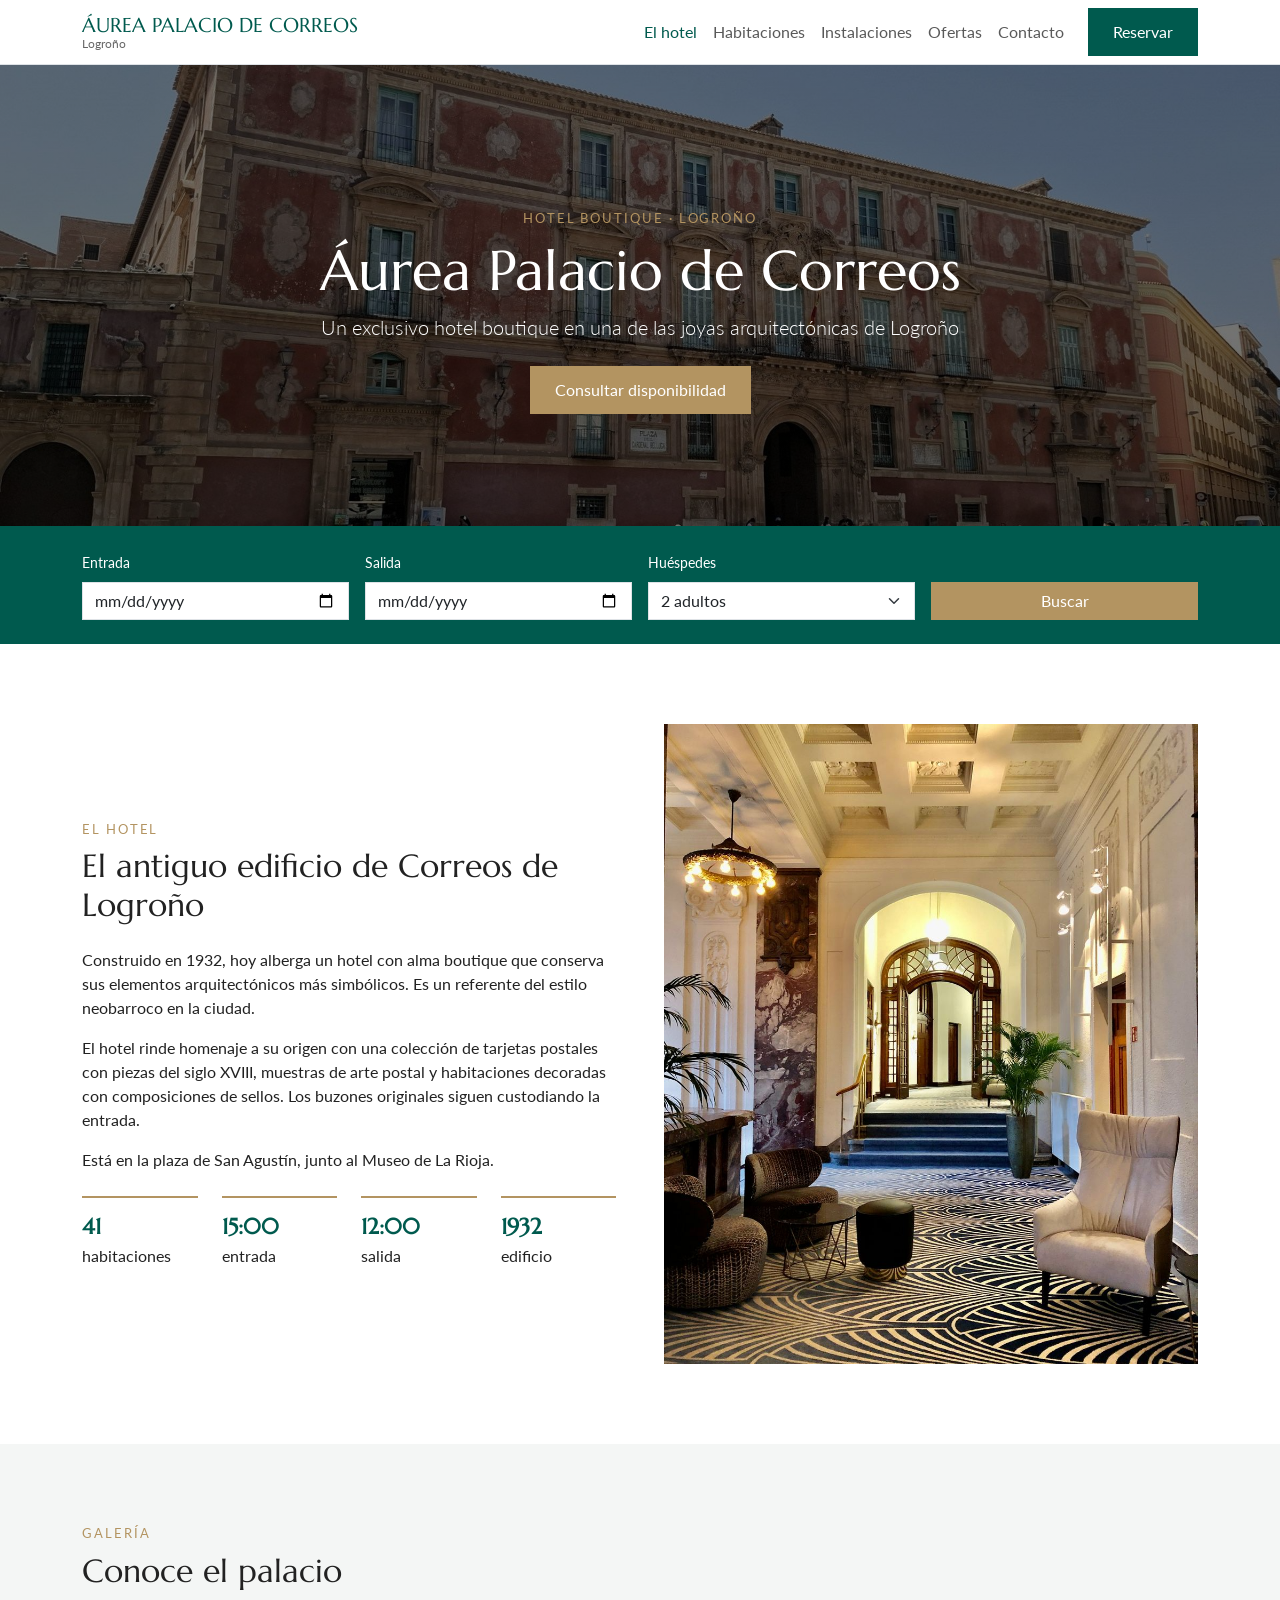
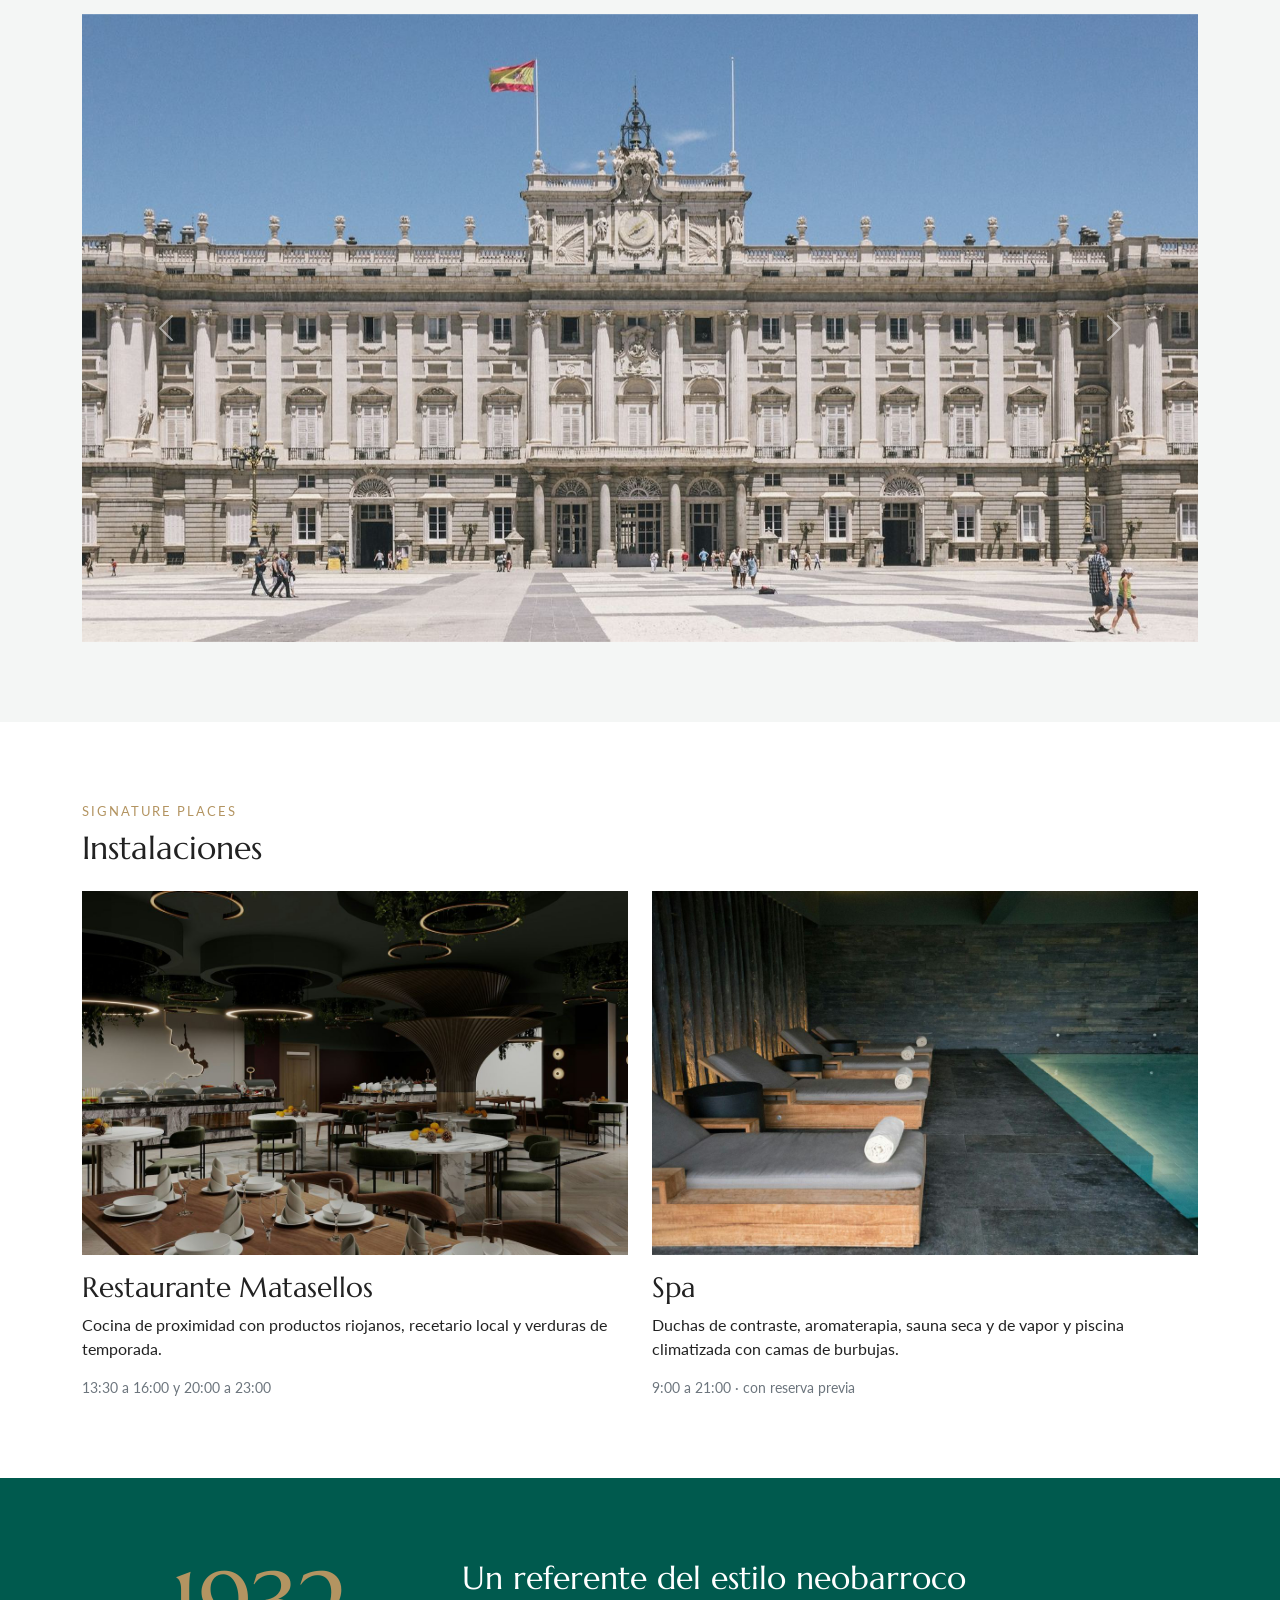
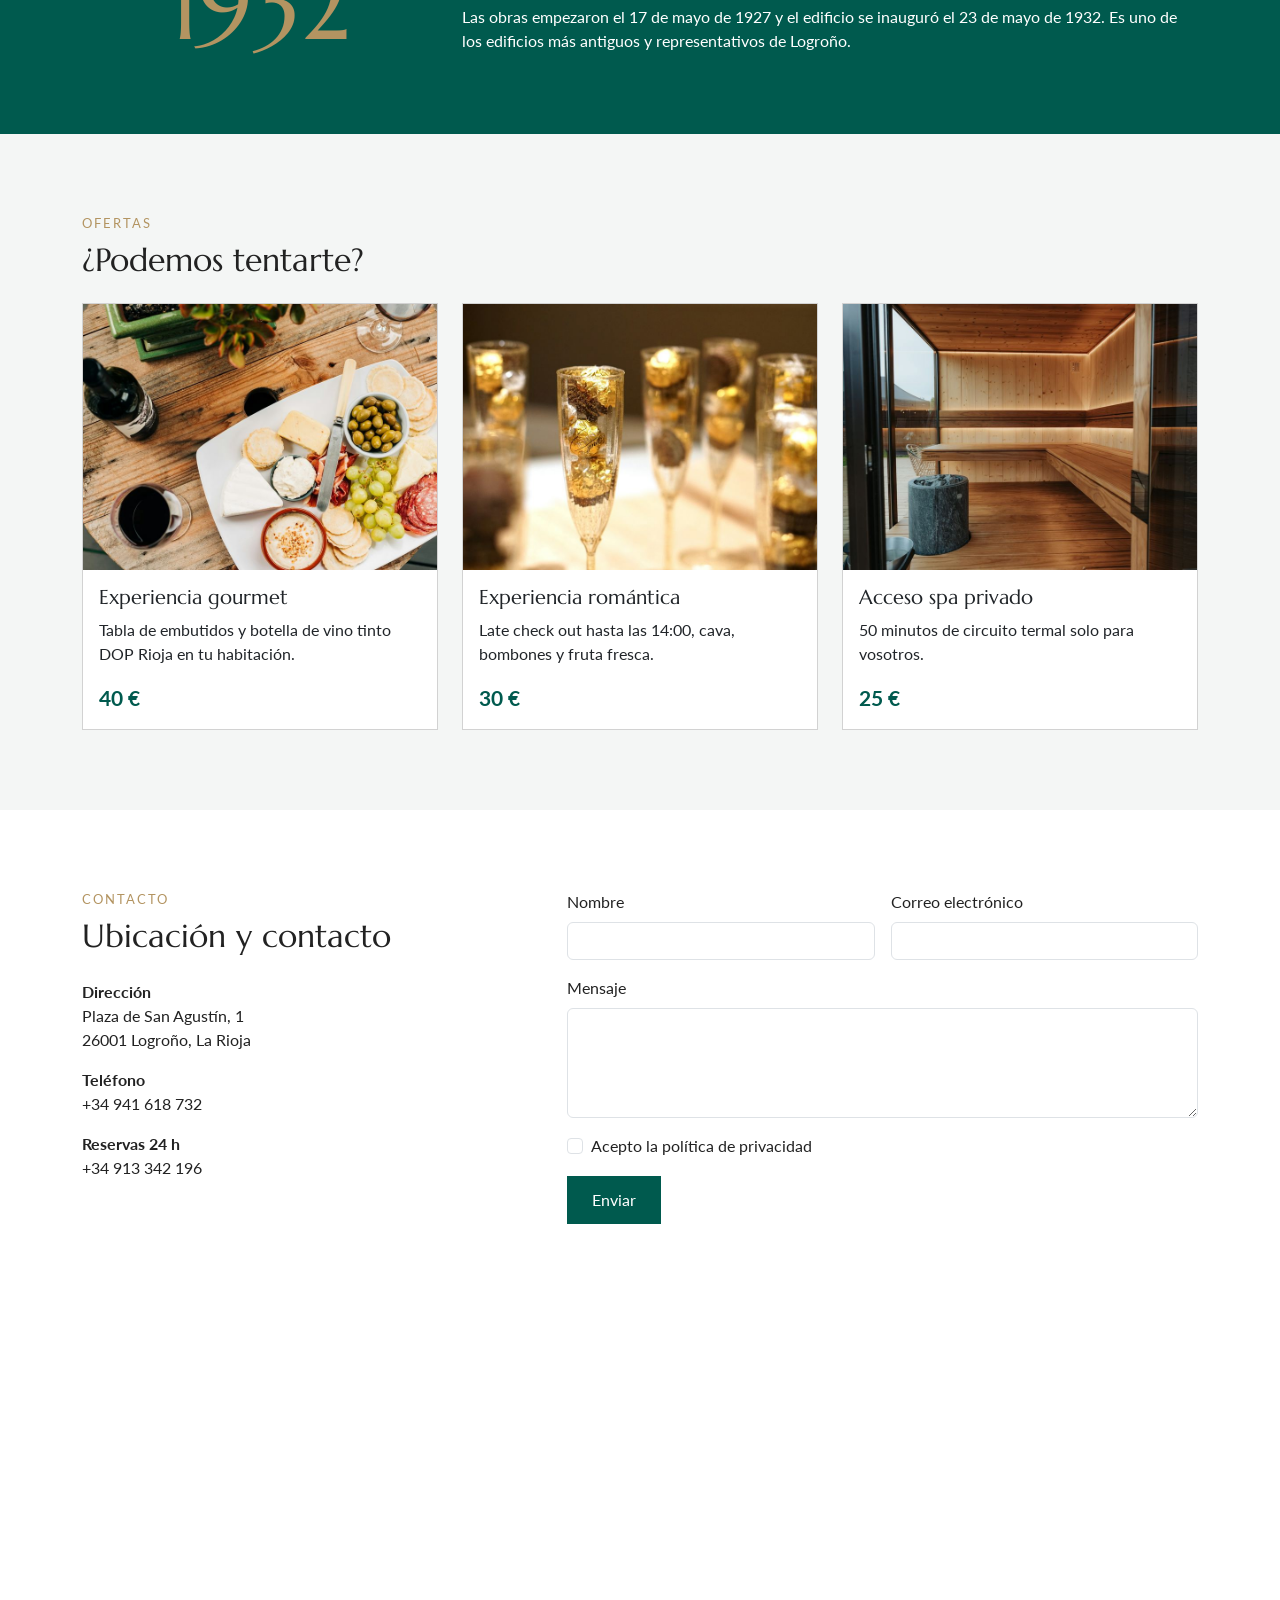
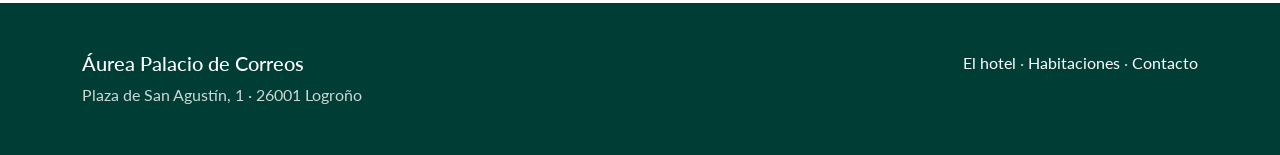
<file: index.html>
<!doctype html>
<html lang="es">
<head>
  <meta charset="utf-8">
  <meta name="viewport" content="width=device-width, initial-scale=1">
  <title>Áurea Palacio de Correos · Logroño</title>

  <link rel="preconnect" href="https://fonts.googleapis.com">
  <link rel="preconnect" href="https://fonts.gstatic.com" crossorigin>
  <link rel="stylesheet" href="https://fonts.googleapis.com/css2?family=Lato:wght@400;700&family=Marcellus&display=swap">
  <link rel="stylesheet" href="https://cdn.jsdelivr.net/npm/bootstrap@5.3.3/dist/css/bootstrap.min.css">
  <link rel="stylesheet" href="css/styles.css">
</head>
<body>

  <!-- ===== NAVBAR ===== -->
  <nav class="navbar navbar-expand-lg bg-white border-bottom sticky-top">
    <div class="container">
      <a class="navbar-brand" href="index.html">
        ÁUREA PALACIO DE CORREOS
        <small>Logroño</small>
      </a>
      <button class="navbar-toggler" type="button" data-bs-toggle="collapse" data-bs-target="#menu"
              aria-controls="menu" aria-expanded="false" aria-label="Abrir menú">
        <span class="navbar-toggler-icon"></span>
      </button>
      <div class="collapse navbar-collapse" id="menu">
        <ul class="navbar-nav ms-auto align-items-lg-center">
          <li class="nav-item"><a class="nav-link active" href="index.html">El hotel</a></li>
          <li class="nav-item"><a class="nav-link" href="habitaciones.html">Habitaciones</a></li>
          <li class="nav-item"><a class="nav-link" href="#instalaciones">Instalaciones</a></li>
          <li class="nav-item"><a class="nav-link" href="#ofertas">Ofertas</a></li>
          <li class="nav-item"><a class="nav-link" href="#contacto">Contacto</a></li>
          <li class="nav-item ms-lg-3 my-2 my-lg-0"><a class="btn btn-aurea" href="#reservar">Reservar</a></li>
        </ul>
      </div>
    </div>
  </nav>

  <!-- ===== PORTADA ===== -->
  <header class="portada">
    <div class="container">
      <p class="antetitulo">Hotel boutique · Logroño</p>
      <h1>Áurea Palacio de Correos</h1>
      <p class="lead mb-4">Un exclusivo hotel boutique en una de las joyas arquitectónicas de Logroño</p>
      <a class="btn btn-dorado" href="#reservar">Consultar disponibilidad</a>
    </div>
  </header>

  <!-- ===== BUSCADOR DE RESERVAS ===== -->
  <section class="fondo-verde py-4" id="reservar">
    <div class="container">
      <form class="buscador row g-3 align-items-end" action="disponibles.html" method="get">
        <div class="col-6 col-lg-3">
          <label for="entrada" class="form-label">Entrada</label>
          <input type="date" class="form-control" id="entrada" name="entrada" required>
        </div>
        <div class="col-6 col-lg-3">
          <label for="salida" class="form-label">Salida</label>
          <input type="date" class="form-control" id="salida" name="salida" required>
        </div>
        <div class="col-6 col-lg-3">
          <label for="huespedes" class="form-label">Huéspedes</label>
          <select class="form-select" id="huespedes" name="huespedes">
            <option value="1">1 adulto</option>
            <option value="2" selected>2 adultos</option>
            <option value="3">3 adultos</option>
            <option value="4">4 adultos</option>
          </select>
        </div>
        <div class="col-6 col-lg-3 d-grid">
          <button type="submit" class="btn btn-dorado">Buscar</button>
        </div>
      </form>
    </div>
  </section>

  <main>

    <!-- ===== EL HOTEL ===== -->
    <section class="seccion">
      <div class="container">
        <div class="row g-4 g-lg-5 align-items-center">
          <div class="col-12 col-lg-6">
            <p class="antetitulo">El hotel</p>
            <h2 class="mb-4">El antiguo edificio de Correos de Logroño</h2>
            <p>Construido en 1932, hoy alberga un hotel con alma boutique que conserva sus elementos arquitectónicos más simbólicos. Es un referente del estilo neobarroco en la ciudad.</p>
            <p>El hotel rinde homenaje a su origen con una colección de tarjetas postales con piezas del siglo XVIII, muestras de arte postal y habitaciones decoradas con composiciones de sellos. Los buzones originales siguen custodiando la entrada.</p>
            <p class="mb-4">Está en la plaza de San Agustín, junto al Museo de La Rioja.</p>

            <div class="row g-4">
              <div class="col-6 col-md-3"><div class="dato"><strong>41</strong>habitaciones</div></div>
              <div class="col-6 col-md-3"><div class="dato"><strong>15:00</strong>entrada</div></div>
              <div class="col-6 col-md-3"><div class="dato"><strong>12:00</strong>salida</div></div>
              <div class="col-6 col-md-3"><div class="dato"><strong>1932</strong>edificio</div></div>
            </div>
          </div>
          <div class="col-12 col-lg-6">
            <img class="img-fluid" src="img/hotel.jpg" alt="Vestíbulo del hotel" width="1000" height="1200">
          </div>
        </div>
      </div>
    </section>

    <!-- ===== GALERÍA ===== -->
    <section class="seccion fondo-claro">
      <div class="container">
        <p class="antetitulo">Galería</p>
        <h2 class="mb-4">Conoce el palacio</h2>
        <div id="galeria" class="carousel slide">
          <div class="carousel-inner">
            <div class="carousel-item active">
              <img src="img/galeria-1.jpg" class="d-block w-100" alt="Fachada neobarroca" width="1600" height="900">
            </div>
            <div class="carousel-item">
              <img src="img/galeria-2.jpg" class="d-block w-100" alt="Colección de postales" width="1600" height="900">
            </div>
            <div class="carousel-item">
              <img src="img/galeria-3.jpg" class="d-block w-100" alt="Buzones originales" width="1600" height="900">
            </div>
          </div>
          <button class="carousel-control-prev" type="button" data-bs-target="#galeria" data-bs-slide="prev">
            <span class="carousel-control-prev-icon" aria-hidden="true"></span>
            <span class="visually-hidden">Anterior</span>
          </button>
          <button class="carousel-control-next" type="button" data-bs-target="#galeria" data-bs-slide="next">
            <span class="carousel-control-next-icon" aria-hidden="true"></span>
            <span class="visually-hidden">Siguiente</span>
          </button>
        </div>
      </div>
    </section>

    <!-- ===== INSTALACIONES ===== -->
    <section class="seccion" id="instalaciones">
      <div class="container">
        <p class="antetitulo">Signature places</p>
        <h2 class="mb-4">Instalaciones</h2>
        <div class="row g-4">
          <div class="col-12 col-md-6">
            <img class="img-fluid mb-3" src="img/restaurante.jpg" alt="Restaurante Matasellos" width="1200" height="800">
            <h3>Restaurante Matasellos</h3>
            <p>Cocina de proximidad con productos riojanos, recetario local y verduras de temporada.</p>
            <p class="text-secondary small mb-0">13:30 a 16:00 y 20:00 a 23:00</p>
          </div>
          <div class="col-12 col-md-6">
            <img class="img-fluid mb-3" src="img/spa.jpg" alt="Spa del hotel" width="1200" height="800">
            <h3>Spa</h3>
            <p>Duchas de contraste, aromaterapia, sauna seca y de vapor y piscina climatizada con camas de burbujas.</p>
            <p class="text-secondary small mb-0">9:00 a 21:00 · con reserva previa</p>
          </div>
        </div>
      </div>
    </section>

    <!-- ===== HISTORIA ===== -->
    <section class="seccion fondo-verde">
      <div class="container">
        <div class="row g-4 align-items-center">
          <div class="col-12 col-md-4 text-md-center">
            <p class="anio mb-0">1932</p>
          </div>
          <div class="col-12 col-md-8">
            <h2>Un referente del estilo neobarroco</h2>
            <p class="mb-0">Las obras empezaron el 17 de mayo de 1927 y el edificio se inauguró el 23 de mayo de 1932. Es uno de los edificios más antiguos y representativos de Logroño.</p>
          </div>
        </div>
      </div>
    </section>

    <!-- ===== OFERTAS ===== -->
    <section class="seccion fondo-claro" id="ofertas">
      <div class="container">
        <p class="antetitulo">Ofertas</p>
        <h2 class="mb-4">¿Podemos tentarte?</h2>
        <div class="row g-4">
          <div class="col-12 col-md-4">
            <div class="card h-100">
              <img src="img/oferta-gourmet.jpg" class="card-img-top" alt="Embutidos y vino de Rioja" width="800" height="600">
              <div class="card-body">
                <h3 class="h5 card-title">Experiencia gourmet</h3>
                <p class="card-text">Tabla de embutidos y botella de vino tinto DOP Rioja en tu habitación.</p>
                <p class="precio mb-0">40 €</p>
              </div>
            </div>
          </div>
          <div class="col-12 col-md-4">
            <div class="card h-100">
              <img src="img/oferta-romantica.jpg" class="card-img-top" alt="Cava y bombones" width="800" height="600">
              <div class="card-body">
                <h3 class="h5 card-title">Experiencia romántica</h3>
                <p class="card-text">Late check out hasta las 14:00, cava, bombones y fruta fresca.</p>
                <p class="precio mb-0">30 €</p>
              </div>
            </div>
          </div>
          <div class="col-12 col-md-4">
            <div class="card h-100">
              <img src="img/oferta-spa.jpg" class="card-img-top" alt="Spa privado" width="800" height="600">
              <div class="card-body">
                <h3 class="h5 card-title">Acceso spa privado</h3>
                <p class="card-text">50 minutos de circuito termal solo para vosotros.</p>
                <p class="precio mb-0">25 €</p>
              </div>
            </div>
          </div>
        </div>
      </div>
    </section>

    <!-- ===== CONTACTO ===== -->
    <section class="seccion" id="contacto">
      <div class="container">
        <div class="row g-4 g-lg-5">
          <div class="col-12 col-lg-5">
            <p class="antetitulo">Contacto</p>
            <h2 class="mb-4">Ubicación y contacto</h2>
            <p><strong>Dirección</strong><br>Plaza de San Agustín, 1<br>26001 Logroño, La Rioja</p>
            <p><strong>Teléfono</strong><br>+34 941 618 732</p>
            <p><strong>Reservas 24 h</strong><br>+34 913 342 196</p>
            <div class="ratio ratio-4x3">
              <iframe src="https://www.google.com/maps?q=Plaza+de+San+Agust%C3%ADn+1,+26001+Logro%C3%B1o&amp;output=embed"
                      title="Mapa de la ubicación del hotel" loading="lazy" referrerpolicy="no-referrer-when-downgrade"></iframe>
            </div>
          </div>
          <div class="col-12 col-lg-7">
            <form class="row g-3" action="#contacto" method="get">
              <div class="col-12 col-md-6">
                <label for="nombre" class="form-label">Nombre</label>
                <input type="text" class="form-control" id="nombre" required>
              </div>
              <div class="col-12 col-md-6">
                <label for="email" class="form-label">Correo electrónico</label>
                <input type="email" class="form-control" id="email" required>
              </div>
              <div class="col-12">
                <label for="mensaje" class="form-label">Mensaje</label>
                <textarea class="form-control" id="mensaje" rows="4" required></textarea>
              </div>
              <div class="col-12">
                <div class="form-check">
                  <input class="form-check-input" type="checkbox" id="privacidad" required>
                  <label class="form-check-label" for="privacidad">Acepto la política de privacidad</label>
                </div>
              </div>
              <div class="col-12">
                <button type="submit" class="btn btn-aurea">Enviar</button>
              </div>
            </form>
          </div>
        </div>
      </div>
    </section>

  </main>

  <!-- ===== PIE DE PÁGINA ===== -->
  <footer class="py-5">
    <div class="container">
      <div class="row g-4">
        <div class="col-12 col-md-6">
          <p class="h5 text-white">Áurea Palacio de Correos</p>
          <p class="mb-0">Plaza de San Agustín, 1 · 26001 Logroño</p>
        </div>
        <div class="col-12 col-md-6 text-md-end">
          <a href="index.html">El hotel</a> ·
          <a href="habitaciones.html">Habitaciones</a> ·
          <a href="#contacto">Contacto</a>
        </div>
      </div>
    </div>
  </footer>

  <script src="https://cdn.jsdelivr.net/npm/bootstrap@5.3.3/dist/js/bootstrap.bundle.min.js"></script>
  <script src="js/menu.js"></script>
  <script src="js/busqueda.js"></script>
</body>
</html>
</file>
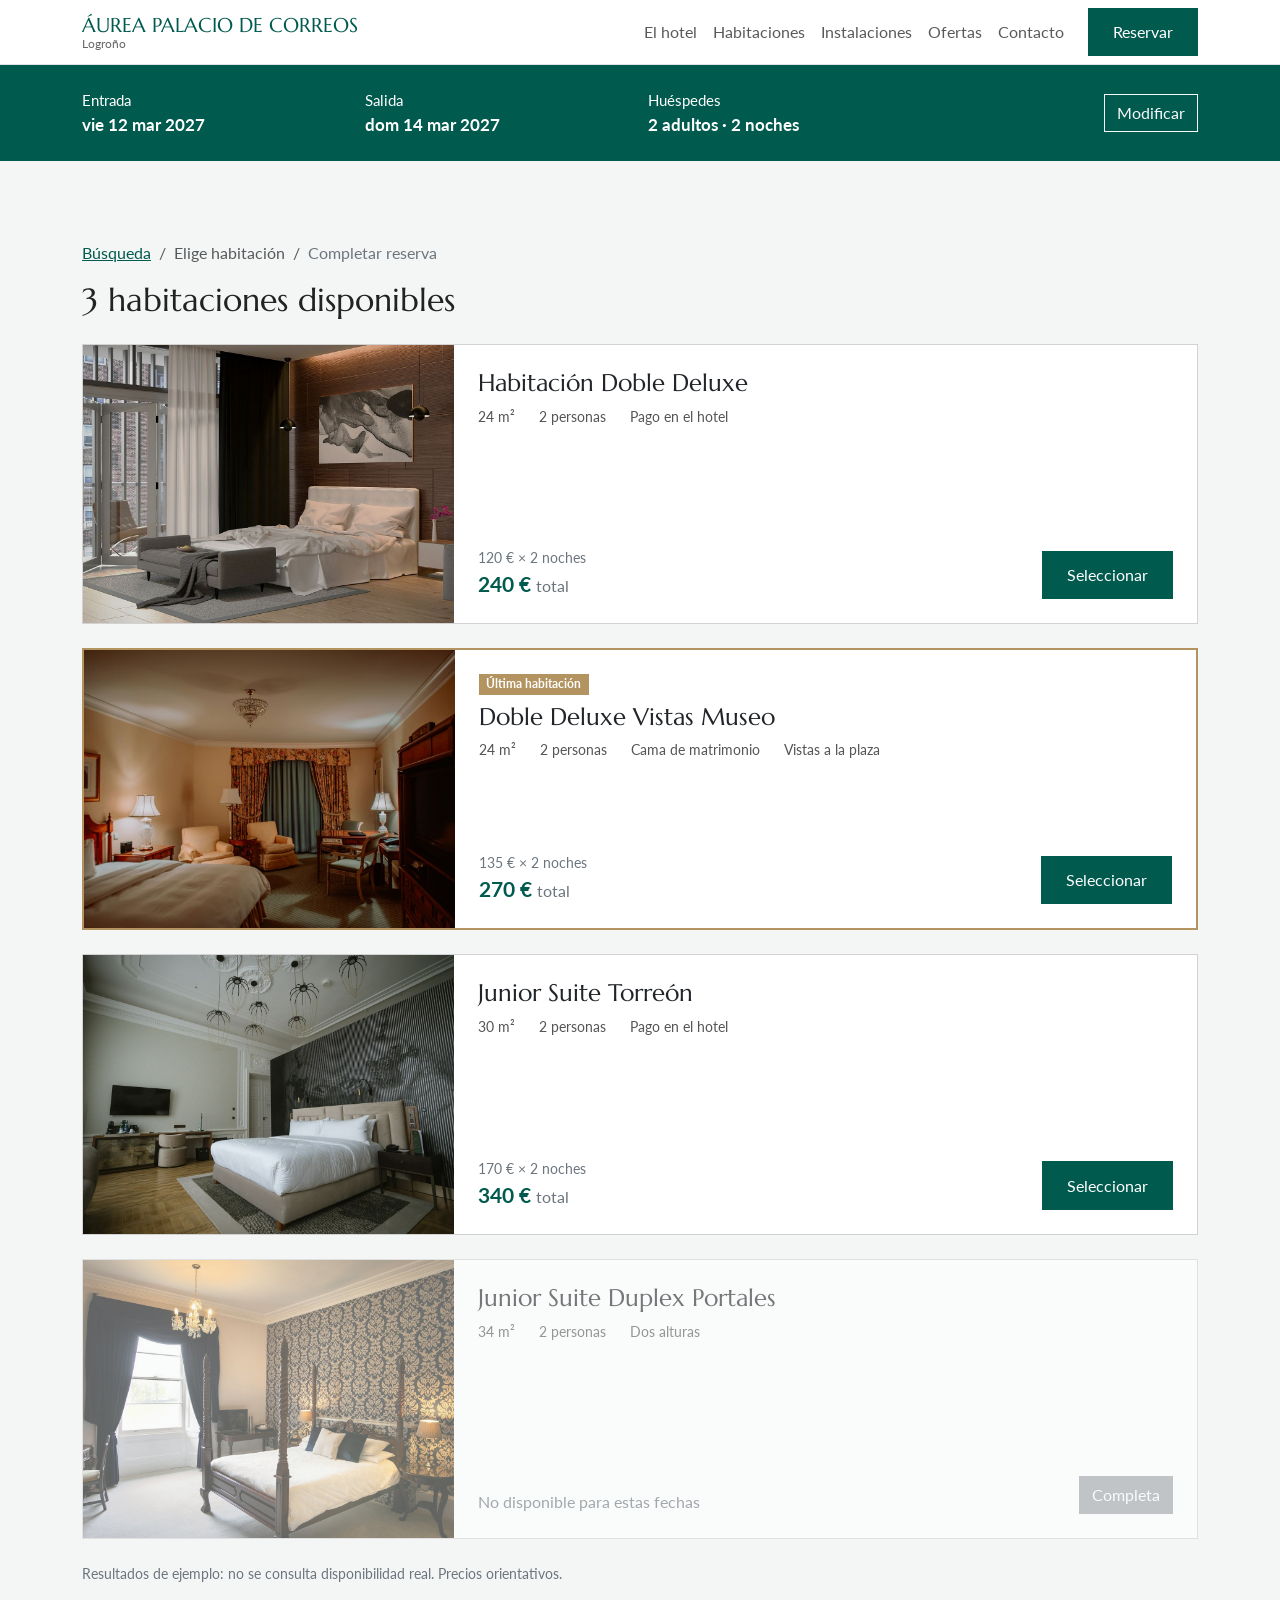
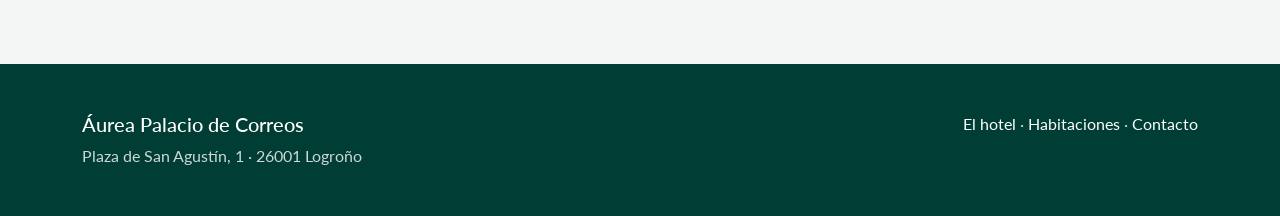
<file: disponibles.html>
<!doctype html>
<html lang="es">
<head>
  <meta charset="utf-8">
  <meta name="viewport" content="width=device-width, initial-scale=1">
  <title>Habitaciones disponibles · Áurea Palacio de Correos</title>

  <link rel="preconnect" href="https://fonts.googleapis.com">
  <link rel="preconnect" href="https://fonts.gstatic.com" crossorigin>
  <link rel="stylesheet" href="https://fonts.googleapis.com/css2?family=Lato:wght@400;700&family=Marcellus&display=swap">
  <link rel="stylesheet" href="https://cdn.jsdelivr.net/npm/bootstrap@5.3.3/dist/css/bootstrap.min.css">
  <link rel="stylesheet" href="css/styles.css">
</head>
<body>

  <!-- ===== NAVBAR ===== -->
  <nav class="navbar navbar-expand-lg bg-white border-bottom sticky-top">
    <div class="container">
      <a class="navbar-brand" href="index.html">
        ÁUREA PALACIO DE CORREOS
        <small>Logroño</small>
      </a>
      <button class="navbar-toggler" type="button" data-bs-toggle="collapse" data-bs-target="#menu"
              aria-controls="menu" aria-expanded="false" aria-label="Abrir menú">
        <span class="navbar-toggler-icon"></span>
      </button>
      <div class="collapse navbar-collapse" id="menu">
        <ul class="navbar-nav ms-auto align-items-lg-center">
          <li class="nav-item"><a class="nav-link" href="index.html">El hotel</a></li>
          <li class="nav-item"><a class="nav-link" href="habitaciones.html">Habitaciones</a></li>
          <li class="nav-item"><a class="nav-link" href="index.html#instalaciones">Instalaciones</a></li>
          <li class="nav-item"><a class="nav-link" href="index.html#ofertas">Ofertas</a></li>
          <li class="nav-item"><a class="nav-link" href="index.html#contacto">Contacto</a></li>
          <li class="nav-item ms-lg-3 my-2 my-lg-0"><a class="btn btn-aurea" href="index.html#reservar">Reservar</a></li>
        </ul>
      </div>
    </div>
  </nav>

  <!-- ===== RESUMEN DE LA BÚSQUEDA ===== -->
  <section class="fondo-verde py-4">
    <div class="container">
      <div class="row g-3 align-items-center resumen-busqueda">
        <div class="col-6 col-md-3"><span>Entrada</span><strong id="bus-entrada">vie 12 mar 2027</strong></div>
        <div class="col-6 col-md-3"><span>Salida</span><strong id="bus-salida">dom 14 mar 2027</strong></div>
        <div class="col-6 col-md-3"><span>Huéspedes</span><strong id="bus-huespedes">2 adultos · 2 noches</strong></div>
        <div class="col-6 col-md-3 text-md-end">
          <a class="btn btn-outline-light rounded-0" href="index.html#reservar">Modificar</a>
        </div>
      </div>
    </div>
  </section>

  <main class="seccion fondo-claro">
    <div class="container">

      <!-- ===== MIGAS DE PAN ===== -->
      <nav aria-label="Pasos de la reserva">
        <ol class="breadcrumb">
          <li class="breadcrumb-item"><a href="index.html#reservar">Búsqueda</a></li>
          <li class="breadcrumb-item active" aria-current="page">Elige habitación</li>
          <li class="breadcrumb-item text-secondary">Completar reserva</li>
        </ol>
      </nav>

      <h1 class="h2 mb-4">3 habitaciones disponibles</h1>

      <!-- ===== HABITACIÓN DISPONIBLE ===== -->
      <article class="card habitacion mb-4">
        <div class="row g-0">
          <div class="col-12 col-md-4">
            <img class="img-fluid w-100" src="img/hab-doble-deluxe.jpg" alt="Habitación Doble Deluxe" width="1200" height="900">
          </div>
          <div class="col-12 col-md-8">
            <div class="card-body p-4 d-flex flex-column h-100">
              <h2 class="h4 card-title">Habitación Doble Deluxe</h2>
              <ul class="caracteristicas mb-2">
                <li>24 m²</li>
                <li>2 personas</li>
                <li>Pago en el hotel</li>
              </ul>
              <div class="mt-auto d-flex flex-wrap justify-content-between align-items-end gap-3">
                <div>
                  <p class="small text-secondary mb-0 js-desglose">120 € × 2 noches</p>
                  <p class="precio mb-0"><span class="js-total">240 €</span> <small class="fw-normal text-secondary fs-6">total</small></p>
                </div>
                <a class="btn btn-aurea js-seleccionar" href="reserva.html?hab=doble-deluxe" data-hab="doble-deluxe" data-precio="120">Seleccionar</a>
              </div>
            </div>
          </div>
        </div>
      </article>

      <!-- ===== HABITACIÓN DISPONIBLE ===== -->
      <article class="card habitacion mb-4 destacada">
        <div class="row g-0">
          <div class="col-12 col-md-4">
            <img class="img-fluid w-100" src="img/hab-vistas-museo.jpg" alt="Habitación Doble Deluxe Vistas Museo" width="1200" height="900">
          </div>
          <div class="col-12 col-md-8">
            <div class="card-body p-4 d-flex flex-column h-100">
              <span class="badge badge-dorado align-self-start mb-2">Última habitación</span>
              <h2 class="h4 card-title">Doble Deluxe Vistas Museo</h2>
              <ul class="caracteristicas mb-2">
                <li>24 m²</li>
                <li>2 personas</li>
                <li>Cama de matrimonio</li>
                <li>Vistas a la plaza</li>
              </ul>
              <div class="mt-auto d-flex flex-wrap justify-content-between align-items-end gap-3">
                <div>
                  <p class="small text-secondary mb-0 js-desglose">135 € × 2 noches</p>
                  <p class="precio mb-0"><span class="js-total">270 €</span> <small class="fw-normal text-secondary fs-6">total</small></p>
                </div>
                <a class="btn btn-aurea js-seleccionar" href="reserva.html?hab=vistas-museo" data-hab="vistas-museo" data-precio="135">Seleccionar</a>
              </div>
            </div>
          </div>
        </div>
      </article>

      <!-- ===== HABITACIÓN DISPONIBLE ===== -->
      <article class="card habitacion mb-4">
        <div class="row g-0">
          <div class="col-12 col-md-4">
            <img class="img-fluid w-100" src="img/hab-junior-torreon.jpg" alt="Junior Suite Torreón" width="1200" height="900">
          </div>
          <div class="col-12 col-md-8">
            <div class="card-body p-4 d-flex flex-column h-100">
              <h2 class="h4 card-title">Junior Suite Torreón</h2>
              <ul class="caracteristicas mb-2">
                <li>30 m²</li>
                <li>2 personas</li>
                <li>Pago en el hotel</li>
              </ul>
              <div class="mt-auto d-flex flex-wrap justify-content-between align-items-end gap-3">
                <div>
                  <p class="small text-secondary mb-0 js-desglose">170 € × 2 noches</p>
                  <p class="precio mb-0"><span class="js-total">340 €</span> <small class="fw-normal text-secondary fs-6">total</small></p>
                </div>
                <a class="btn btn-aurea js-seleccionar" href="reserva.html?hab=junior-torreon" data-hab="junior-torreon" data-precio="170">Seleccionar</a>
              </div>
            </div>
          </div>
        </div>
      </article>

      <!-- ===== HABITACIÓN NO DISPONIBLE ===== -->
      <article class="card habitacion no-disponible">
        <div class="row g-0">
          <div class="col-12 col-md-4">
            <img class="img-fluid w-100" src="img/hab-junior-duplex.jpg" alt="Junior Suite Duplex Portales" width="1200" height="900">
          </div>
          <div class="col-12 col-md-8">
            <div class="card-body p-4 d-flex flex-column h-100">
              <h2 class="h4 card-title">Junior Suite Duplex Portales</h2>
              <ul class="caracteristicas mb-2">
                <li>34 m²</li>
                <li>2 personas</li>
                <li>Dos alturas</li>
              </ul>
              <div class="mt-auto d-flex flex-wrap justify-content-between align-items-end gap-3">
                <p class="mb-0 text-secondary">No disponible para estas fechas</p>
                <button class="btn btn-secondary rounded-0" type="button" disabled>Completa</button>
              </div>
            </div>
          </div>
        </div>
      </article>

      <p class="small text-secondary mt-4 mb-0">Resultados de ejemplo: no se consulta disponibilidad real. Precios orientativos.</p>
    </div>
  </main>

  <!-- ===== PIE DE PÁGINA ===== -->
  <footer class="py-5">
    <div class="container">
      <div class="row g-4">
        <div class="col-12 col-md-6">
          <p class="h5 text-white">Áurea Palacio de Correos</p>
          <p class="mb-0">Plaza de San Agustín, 1 · 26001 Logroño</p>
        </div>
        <div class="col-12 col-md-6 text-md-end">
          <a href="index.html">El hotel</a> ·
          <a href="habitaciones.html">Habitaciones</a> ·
          <a href="index.html#contacto">Contacto</a>
        </div>
      </div>
    </div>
  </footer>

  <script src="https://cdn.jsdelivr.net/npm/bootstrap@5.3.3/dist/js/bootstrap.bundle.min.js"></script>
  <script src="js/menu.js"></script>
  <script src="js/busqueda.js"></script>
  <script src="js/disponibles.js"></script>
</body>
</html>
</file>
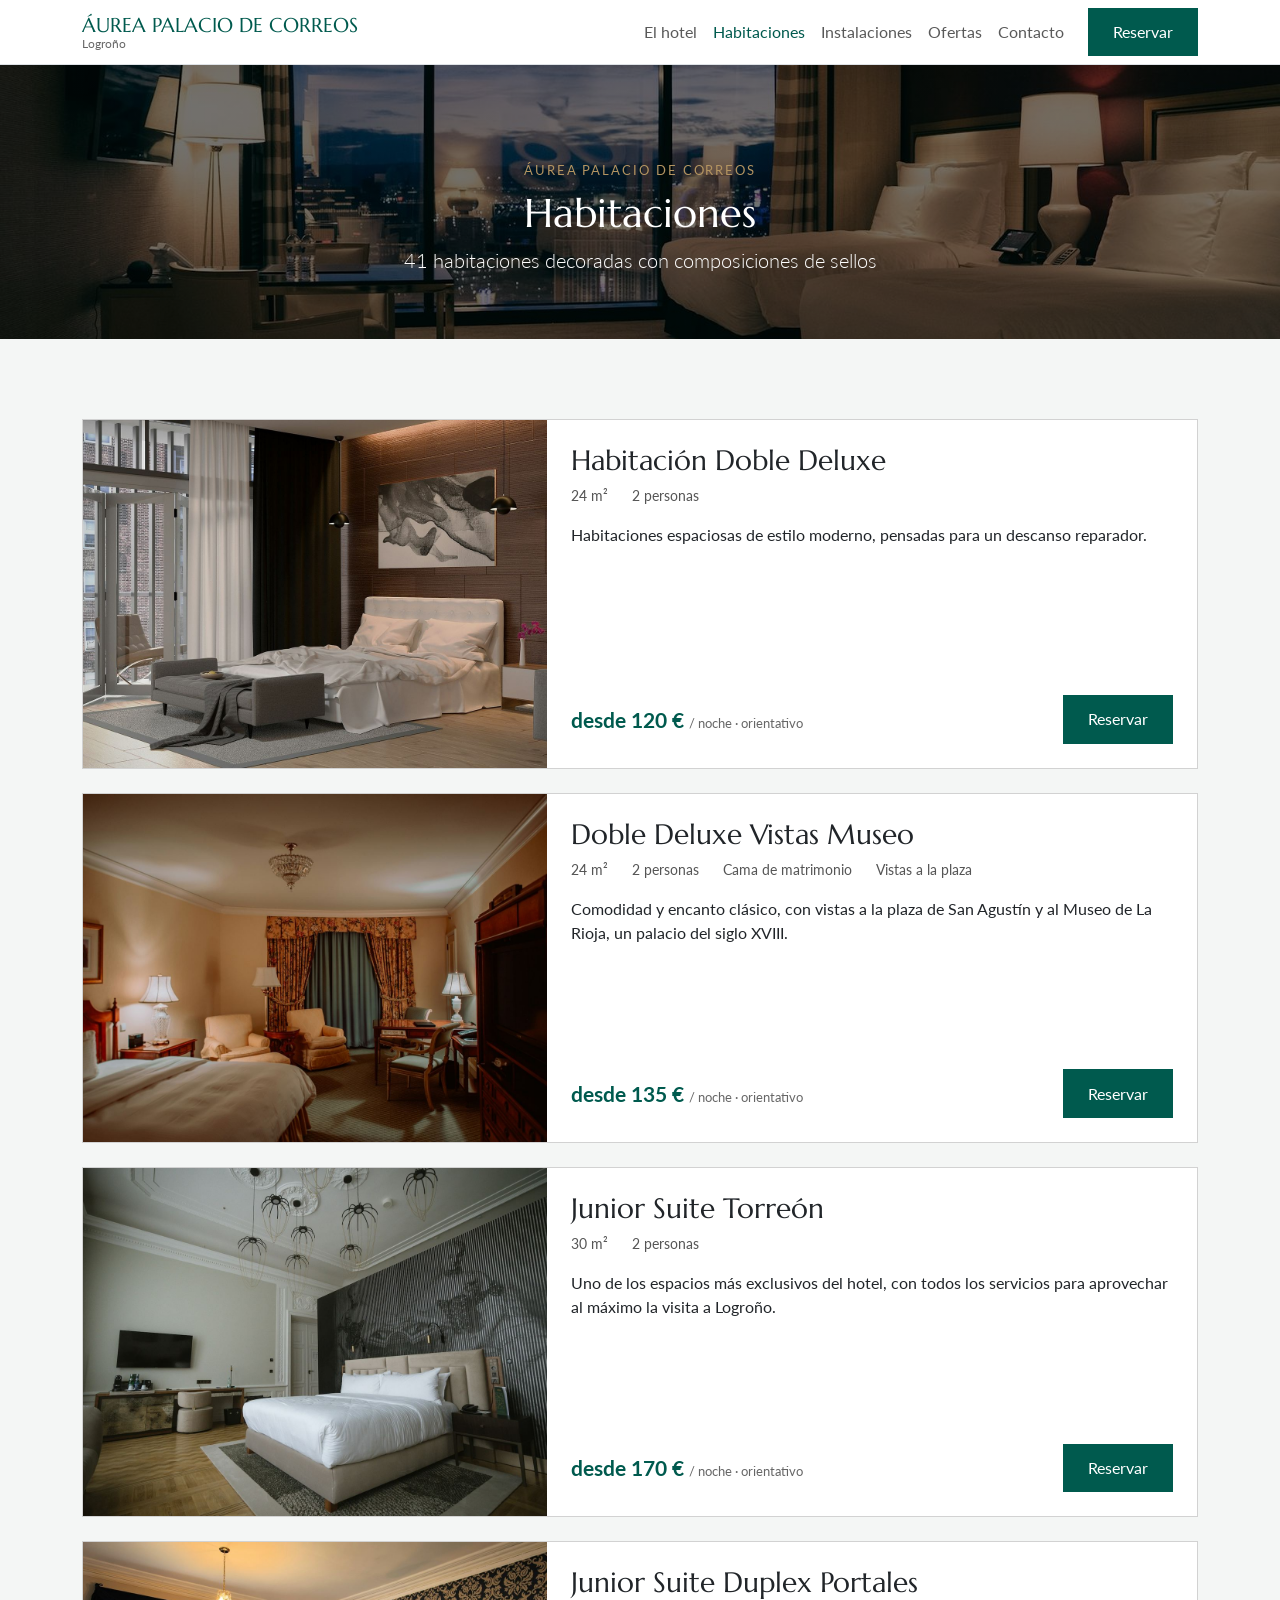
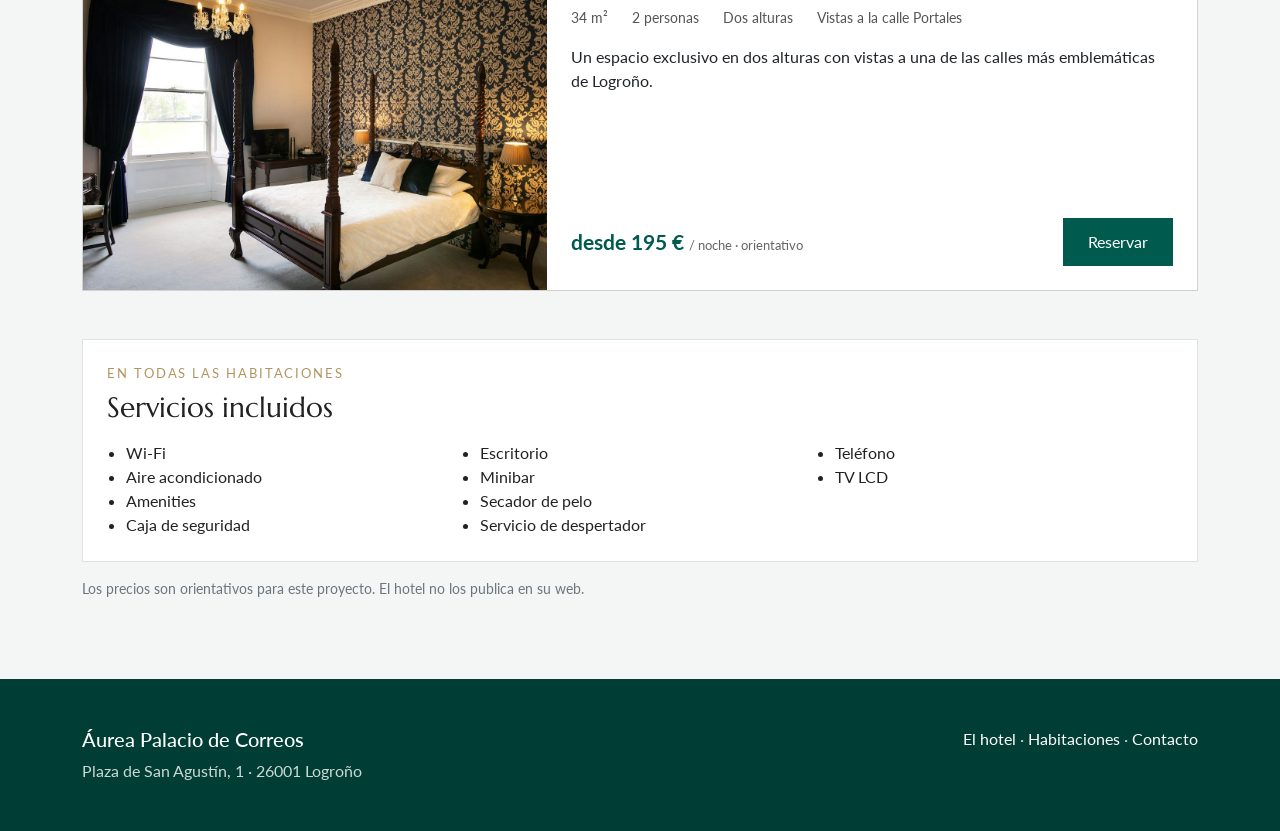
<file: habitaciones.html>
<!doctype html>
<html lang="es">
<head>
  <meta charset="utf-8">
  <meta name="viewport" content="width=device-width, initial-scale=1">
  <title>Habitaciones · Áurea Palacio de Correos</title>

  <link rel="preconnect" href="https://fonts.googleapis.com">
  <link rel="preconnect" href="https://fonts.gstatic.com" crossorigin>
  <link rel="stylesheet" href="https://fonts.googleapis.com/css2?family=Lato:wght@400;700&family=Marcellus&display=swap">
  <link rel="stylesheet" href="https://cdn.jsdelivr.net/npm/bootstrap@5.3.3/dist/css/bootstrap.min.css">
  <link rel="stylesheet" href="css/styles.css">
</head>
<body>

  <!-- ===== NAVBAR ===== -->
  <nav class="navbar navbar-expand-lg bg-white border-bottom sticky-top">
    <div class="container">
      <a class="navbar-brand" href="index.html">
        ÁUREA PALACIO DE CORREOS
        <small>Logroño</small>
      </a>
      <button class="navbar-toggler" type="button" data-bs-toggle="collapse" data-bs-target="#menu"
              aria-controls="menu" aria-expanded="false" aria-label="Abrir menú">
        <span class="navbar-toggler-icon"></span>
      </button>
      <div class="collapse navbar-collapse" id="menu">
        <ul class="navbar-nav ms-auto align-items-lg-center">
          <li class="nav-item"><a class="nav-link" href="index.html">El hotel</a></li>
          <li class="nav-item"><a class="nav-link active" aria-current="page" href="habitaciones.html">Habitaciones</a></li>
          <li class="nav-item"><a class="nav-link" href="index.html#instalaciones">Instalaciones</a></li>
          <li class="nav-item"><a class="nav-link" href="index.html#ofertas">Ofertas</a></li>
          <li class="nav-item"><a class="nav-link" href="index.html#contacto">Contacto</a></li>
          <li class="nav-item ms-lg-3 my-2 my-lg-0"><a class="btn btn-aurea" href="index.html#reservar">Reservar</a></li>
        </ul>
      </div>
    </div>
  </nav>

  <!-- ===== CABECERA ===== -->
  <header class="portada-pequena">
    <div class="container">
      <p class="antetitulo">Áurea Palacio de Correos</p>
      <h1>Habitaciones</h1>
      <p class="lead mb-0">41 habitaciones decoradas con composiciones de sellos</p>
    </div>
  </header>

  <main class="seccion fondo-claro">
    <div class="container">

      <!-- ===== HABITACIÓN 1 ===== -->
      <article class="card habitacion mb-4">
        <div class="row g-0">
          <div class="col-12 col-md-5">
            <img class="img-fluid w-100" src="img/hab-doble-deluxe.jpg" alt="Habitación Doble Deluxe" width="1200" height="900">
          </div>
          <div class="col-12 col-md-7">
            <div class="card-body p-4 d-flex flex-column h-100">
              <h2 class="h3 card-title">Habitación Doble Deluxe</h2>
              <ul class="caracteristicas mb-3">
                <li>24 m²</li>
                <li>2 personas</li>
              </ul>
              <p class="card-text">Habitaciones espaciosas de estilo moderno, pensadas para un descanso reparador.</p>
              <div class="mt-auto d-flex flex-wrap justify-content-between align-items-center gap-3">
                <p class="precio precio-noche mb-0">desde 120 € <small>/ noche · orientativo</small></p>
                <a class="btn btn-aurea" href="index.html#reservar">Reservar</a>
              </div>
            </div>
          </div>
        </div>
      </article>

      <!-- ===== HABITACIÓN 2 ===== -->
      <article class="card habitacion mb-4">
        <div class="row g-0">
          <div class="col-12 col-md-5">
            <img class="img-fluid w-100" src="img/hab-vistas-museo.jpg" alt="Habitación Doble Deluxe Vistas Museo" width="1200" height="900">
          </div>
          <div class="col-12 col-md-7">
            <div class="card-body p-4 d-flex flex-column h-100">
              <h2 class="h3 card-title">Doble Deluxe Vistas Museo</h2>
              <ul class="caracteristicas mb-3">
                <li>24 m²</li>
                <li>2 personas</li>
                <li>Cama de matrimonio</li>
                <li>Vistas a la plaza</li>
              </ul>
              <p class="card-text">Comodidad y encanto clásico, con vistas a la plaza de San Agustín y al Museo de La Rioja, un palacio del siglo XVIII.</p>
              <div class="mt-auto d-flex flex-wrap justify-content-between align-items-center gap-3">
                <p class="precio precio-noche mb-0">desde 135 € <small>/ noche · orientativo</small></p>
                <a class="btn btn-aurea" href="index.html#reservar">Reservar</a>
              </div>
            </div>
          </div>
        </div>
      </article>

      <!-- ===== HABITACIÓN 3 ===== -->
      <article class="card habitacion mb-4">
        <div class="row g-0">
          <div class="col-12 col-md-5">
            <img class="img-fluid w-100" src="img/hab-junior-torreon.jpg" alt="Junior Suite Torreón" width="1200" height="900">
          </div>
          <div class="col-12 col-md-7">
            <div class="card-body p-4 d-flex flex-column h-100">
              <h2 class="h3 card-title">Junior Suite Torreón</h2>
              <ul class="caracteristicas mb-3">
                <li>30 m²</li>
                <li>2 personas</li>
              </ul>
              <p class="card-text">Uno de los espacios más exclusivos del hotel, con todos los servicios para aprovechar al máximo la visita a Logroño.</p>
              <div class="mt-auto d-flex flex-wrap justify-content-between align-items-center gap-3">
                <p class="precio precio-noche mb-0">desde 170 € <small>/ noche · orientativo</small></p>
                <a class="btn btn-aurea" href="index.html#reservar">Reservar</a>
              </div>
            </div>
          </div>
        </div>
      </article>

      <!-- ===== HABITACIÓN 4 ===== -->
      <article class="card habitacion mb-5">
        <div class="row g-0">
          <div class="col-12 col-md-5">
            <img class="img-fluid w-100" src="img/hab-junior-duplex.jpg" alt="Junior Suite Duplex Portales" width="1200" height="900">
          </div>
          <div class="col-12 col-md-7">
            <div class="card-body p-4 d-flex flex-column h-100">
              <h2 class="h3 card-title">Junior Suite Duplex Portales</h2>
              <ul class="caracteristicas mb-3">
                <li>34 m²</li>
                <li>2 personas</li>
                <li>Dos alturas</li>
                <li>Vistas a la calle Portales</li>
              </ul>
              <p class="card-text">Un espacio exclusivo en dos alturas con vistas a una de las calles más emblemáticas de Logroño.</p>
              <div class="mt-auto d-flex flex-wrap justify-content-between align-items-center gap-3">
                <p class="precio precio-noche mb-0">desde 195 € <small>/ noche · orientativo</small></p>
                <a class="btn btn-aurea" href="index.html#reservar">Reservar</a>
              </div>
            </div>
          </div>
        </div>
      </article>

      <!-- ===== SERVICIOS COMUNES ===== -->
      <section class="bg-white p-4 border">
        <p class="antetitulo">En todas las habitaciones</p>
        <h2 class="h3 mb-3">Servicios incluidos</h2>
        <ul class="lista-servicios mb-0">
          <li>Wi-Fi</li>
          <li>Aire acondicionado</li>
          <li>Amenities</li>
          <li>Caja de seguridad</li>
          <li>Escritorio</li>
          <li>Minibar</li>
          <li>Secador de pelo</li>
          <li>Servicio de despertador</li>
          <li>Teléfono</li>
          <li>TV LCD</li>
        </ul>
      </section>

      <p class="small text-secondary mt-3 mb-0">Los precios son orientativos para este proyecto. El hotel no los publica en su web.</p>
    </div>
  </main>

  <!-- ===== PIE DE PÁGINA ===== -->
  <footer class="py-5">
    <div class="container">
      <div class="row g-4">
        <div class="col-12 col-md-6">
          <p class="h5 text-white">Áurea Palacio de Correos</p>
          <p class="mb-0">Plaza de San Agustín, 1 · 26001 Logroño</p>
        </div>
        <div class="col-12 col-md-6 text-md-end">
          <a href="index.html">El hotel</a> ·
          <a href="habitaciones.html">Habitaciones</a> ·
          <a href="index.html#contacto">Contacto</a>
        </div>
      </div>
    </div>
  </footer>

  <script src="https://cdn.jsdelivr.net/npm/bootstrap@5.3.3/dist/js/bootstrap.bundle.min.js"></script>
  <script src="js/menu.js"></script>
</body>
</html>
</file>
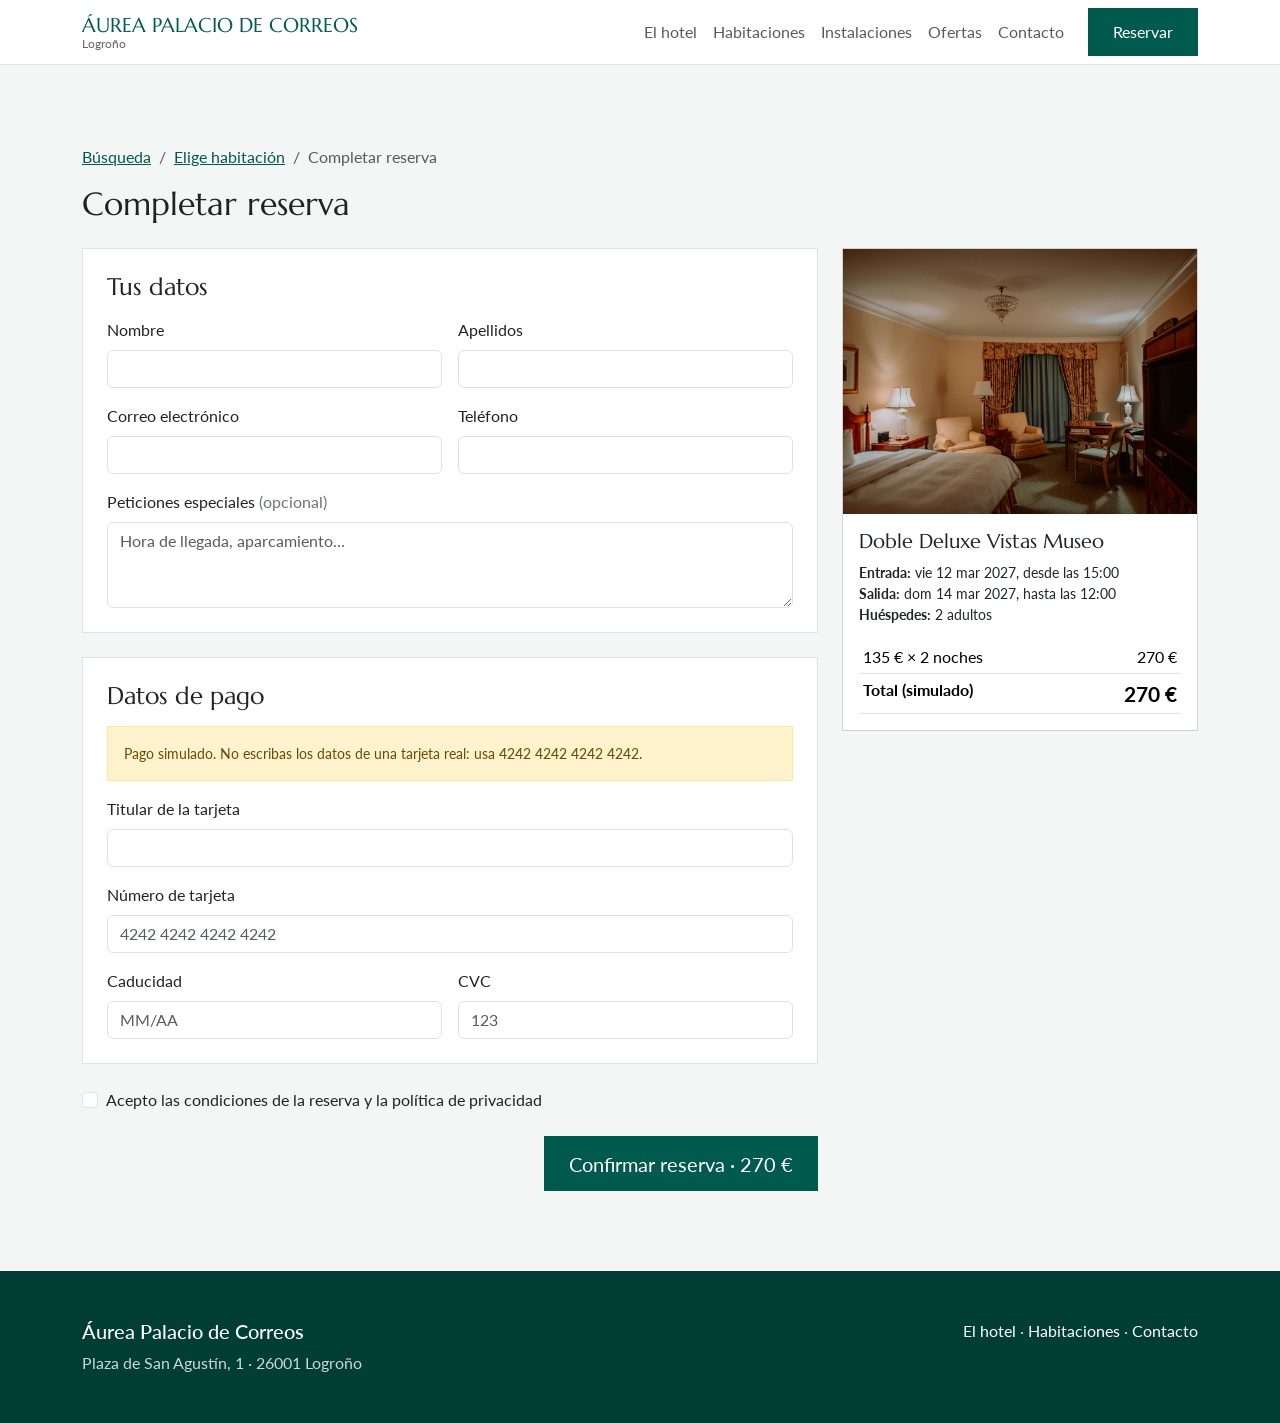
<file: reserva.html>
<!doctype html>
<html lang="es">
<head>
  <meta charset="utf-8">
  <meta name="viewport" content="width=device-width, initial-scale=1">
  <title>Completar reserva · Áurea Palacio de Correos</title>

  <link rel="preconnect" href="https://fonts.googleapis.com">
  <link rel="preconnect" href="https://fonts.gstatic.com" crossorigin>
  <link rel="stylesheet" href="https://fonts.googleapis.com/css2?family=Lato:wght@400;700&family=Marcellus&display=swap">
  <link rel="stylesheet" href="https://cdn.jsdelivr.net/npm/bootstrap@5.3.3/dist/css/bootstrap.min.css">
  <link rel="stylesheet" href="css/styles.css">
</head>
<body>

  <!-- ===== NAVBAR ===== -->
  <nav class="navbar navbar-expand-lg bg-white border-bottom sticky-top">
    <div class="container">
      <a class="navbar-brand" href="index.html">
        ÁUREA PALACIO DE CORREOS
        <small>Logroño</small>
      </a>
      <button class="navbar-toggler" type="button" data-bs-toggle="collapse" data-bs-target="#menu"
              aria-controls="menu" aria-expanded="false" aria-label="Abrir menú">
        <span class="navbar-toggler-icon"></span>
      </button>
      <div class="collapse navbar-collapse" id="menu">
        <ul class="navbar-nav ms-auto align-items-lg-center">
          <li class="nav-item"><a class="nav-link" href="index.html">El hotel</a></li>
          <li class="nav-item"><a class="nav-link" href="habitaciones.html">Habitaciones</a></li>
          <li class="nav-item"><a class="nav-link" href="index.html#instalaciones">Instalaciones</a></li>
          <li class="nav-item"><a class="nav-link" href="index.html#ofertas">Ofertas</a></li>
          <li class="nav-item"><a class="nav-link" href="index.html#contacto">Contacto</a></li>
          <li class="nav-item ms-lg-3 my-2 my-lg-0"><a class="btn btn-aurea" href="index.html#reservar">Reservar</a></li>
        </ul>
      </div>
    </div>
  </nav>

  <main class="seccion fondo-claro">
    <div class="container">

      <!-- ===== MIGAS DE PAN ===== -->
      <nav aria-label="Pasos de la reserva">
        <ol class="breadcrumb">
          <li class="breadcrumb-item"><a href="index.html#reservar">Búsqueda</a></li>
          <li class="breadcrumb-item"><a href="disponibles.html" id="res-volver">Elige habitación</a></li>
          <li class="breadcrumb-item active" aria-current="page">Completar reserva</li>
        </ol>
      </nav>

      <!-- ===== AVISO DE CONFIRMACIÓN ===== -->
      <div class="alert alert-success rounded-0" id="confirmada" role="status">
        <h2 class="h4">Reserva confirmada</h2>
        <p class="mb-0">Localizador de ejemplo: <strong>AUR-27031</strong>. Esto es una simulación: no se ha hecho ninguna reserva ni cobro.</p>
      </div>

      <h1 class="h2 mb-4">Completar reserva</h1>

      <div class="row g-4">

        <!-- ===== RESUMEN DE LA RESERVA ===== -->
        <aside class="col-12 col-lg-4 order-lg-2">
          <div class="card rounded-0 sticky-lg-top resumen-reserva">
            <img class="card-img-top" id="res-img" src="img/hab-vistas-museo.jpg" alt="Habitación Doble Deluxe Vistas Museo" width="1200" height="900">
            <div class="card-body">
              <h2 class="h5 card-title" id="res-nombre">Doble Deluxe Vistas Museo</h2>
              <ul class="list-unstyled small mb-3">
                <li><strong>Entrada:</strong> <span id="res-entrada">vie 12 mar 2027</span>, desde las 15:00</li>
                <li><strong>Salida:</strong> <span id="res-salida">dom 14 mar 2027</span>, hasta las 12:00</li>
                <li><strong>Huéspedes:</strong> <span id="res-huespedes">2 adultos</span></li>
              </ul>
              <table class="table table-sm mb-0">
                <tbody>
                  <tr><td id="res-desglose">135 € × 2 noches</td><td class="text-end" id="res-subtotal">270 €</td></tr>
                  <tr class="fw-bold"><td>Total (simulado)</td><td class="text-end precio" id="res-total">270 €</td></tr>
                </tbody>
              </table>
            </div>
          </div>
        </aside>

        <!-- ===== FORMULARIO ===== -->
        <div class="col-12 col-lg-8">
          <form action="#confirmada" method="get">
            <input type="hidden" name="hab" id="dato-hab">
            <input type="hidden" name="entrada" id="dato-entrada">
            <input type="hidden" name="salida" id="dato-salida">
            <input type="hidden" name="huespedes" id="dato-huespedes">

            <section class="bg-white border p-4 mb-4">
              <h2 class="h4 mb-3">Tus datos</h2>
              <div class="row g-3">
                <div class="col-12 col-md-6">
                  <label for="nombre" class="form-label">Nombre</label>
                  <input type="text" class="form-control" id="nombre" autocomplete="given-name" required>
                </div>
                <div class="col-12 col-md-6">
                  <label for="apellidos" class="form-label">Apellidos</label>
                  <input type="text" class="form-control" id="apellidos" autocomplete="family-name" required>
                </div>
                <div class="col-12 col-md-6">
                  <label for="email" class="form-label">Correo electrónico</label>
                  <input type="email" class="form-control" id="email" autocomplete="email" required>
                </div>
                <div class="col-12 col-md-6">
                  <label for="telefono" class="form-label">Teléfono</label>
                  <input type="tel" class="form-control" id="telefono" autocomplete="tel" required>
                </div>
                <div class="col-12">
                  <label for="peticiones" class="form-label">Peticiones especiales <span class="text-secondary">(opcional)</span></label>
                  <textarea class="form-control" id="peticiones" rows="3" placeholder="Hora de llegada, aparcamiento…"></textarea>
                </div>
              </div>
            </section>

            <section class="bg-white border p-4 mb-4">
              <h2 class="h4 mb-3">Datos de pago</h2>
              <div class="alert alert-warning rounded-0 small">Pago simulado. No escribas los datos de una tarjeta real: usa 4242 4242 4242 4242.</div>
              <div class="row g-3">
                <div class="col-12">
                  <label for="titular" class="form-label">Titular de la tarjeta</label>
                  <input type="text" class="form-control" id="titular" autocomplete="off" required>
                </div>
                <div class="col-12">
                  <label for="tarjeta" class="form-label">Número de tarjeta</label>
                  <input type="text" class="form-control" id="tarjeta" inputmode="numeric" autocomplete="off"
                         placeholder="4242 4242 4242 4242" pattern="[0-9 ]{16,19}" required>
                </div>
                <div class="col-6">
                  <label for="caducidad" class="form-label">Caducidad</label>
                  <input type="text" class="form-control" id="caducidad" autocomplete="off"
                         placeholder="MM/AA" pattern="(0[1-9]|1[0-2])/[0-9]{2}" required>
                </div>
                <div class="col-6">
                  <label for="cvc" class="form-label">CVC</label>
                  <input type="text" class="form-control" id="cvc" inputmode="numeric" autocomplete="off"
                         placeholder="123" pattern="[0-9]{3}" required>
                </div>
              </div>
            </section>

            <div class="form-check mb-4">
              <input class="form-check-input" type="checkbox" id="condiciones" required>
              <label class="form-check-label" for="condiciones">Acepto las condiciones de la reserva y la política de privacidad</label>
            </div>

            <div class="d-grid d-md-flex justify-content-md-end">
              <button type="submit" class="btn btn-aurea btn-lg" id="res-boton">Confirmar reserva · 270 €</button>
            </div>
          </form>
        </div>

      </div>
    </div>
  </main>

  <!-- ===== PIE DE PÁGINA ===== -->
  <footer class="py-5">
    <div class="container">
      <div class="row g-4">
        <div class="col-12 col-md-6">
          <p class="h5 text-white">Áurea Palacio de Correos</p>
          <p class="mb-0">Plaza de San Agustín, 1 · 26001 Logroño</p>
        </div>
        <div class="col-12 col-md-6 text-md-end">
          <a href="index.html">El hotel</a> ·
          <a href="habitaciones.html">Habitaciones</a> ·
          <a href="index.html#contacto">Contacto</a>
        </div>
      </div>
    </div>
  </footer>

  <script src="https://cdn.jsdelivr.net/npm/bootstrap@5.3.3/dist/js/bootstrap.bundle.min.js"></script>
  <script src="js/menu.js"></script>
  <script src="js/busqueda.js"></script>
  <script src="js/reserva.js"></script>
</body>
</html>
</file>
<file: css/styles.css>
/* 1. Colores y fuentes */
:root {
  --verde: #005A4E;
  --verde-oscuro: #003D35;
  --dorado: #B39461;
  --fondo-claro: #F4F6F5;

  --fuente-titulos: "Marcellus", Georgia, serif;
  --fuente-texto: "Lato", Arial, sans-serif;

  --bs-link-color-rgb: 0, 90, 78;
  --bs-link-hover-color-rgb: 0, 61, 53;
}

/* 2. Base */
img { max-width: 100%; height: auto; }
[id] { scroll-margin-top: 3.65rem; }

body {
  font-family: var(--fuente-texto);
  color: #222;
  background: #fff;
}

h1, h2, h3 {
  font-family: var(--fuente-titulos);
  font-weight: 400;
}

/* 3. Utilidades */
.seccion { padding: 3rem 0; }
.fondo-claro { background: var(--fondo-claro); }
.fondo-verde { background: var(--verde); color: #fff; }

.antetitulo {
  color: var(--dorado);
  font-size: 0.8rem;
  letter-spacing: 0.15em;
  text-transform: uppercase;
  margin-bottom: 0.5rem;
}

/* 4. Botones */
.btn-aurea {
  background: var(--verde);
  color: #fff;
  border-radius: 0;
  padding: 0.7rem 1.5rem;
}
.btn-aurea:hover { background: var(--verde-oscuro); color: #fff; }

.btn-dorado {
  background: var(--dorado);
  color: #fff;
  border-radius: 0;
  padding: 0.7rem 1.5rem;
}
.btn-dorado:hover { background: #967A4D; color: #fff; }

/* 5. Navbar */
.navbar-brand {
  font-family: var(--fuente-titulos);
  font-size: 1.05rem;
  color: var(--verde);
  line-height: 1.1;
}
.navbar-brand small {
  display: block;
  font-family: var(--fuente-texto);
  font-size: 0.75rem;
  color: #666;
}
.nav-link:hover, .nav-link.active { color: var(--verde) !important; }

/* 6. Portada */
.portada {
  background: linear-gradient(rgba(0, 0, 0, 0.55), rgba(0, 0, 0, 0.55)),
              url("../img/portada.jpg") center / cover;
  color: #fff;
  padding: 6rem 0 4rem;
  text-align: center;
}
.portada h1 { font-size: 2.4rem; }

/* 7. Buscador de reservas */
.buscador .form-label { font-size: 0.85rem; }
.buscador .form-control,
.buscador .form-select { border-radius: 0; }
.buscador .btn { padding: 0.375rem 0.75rem; }

/* 8. Datos del hotel */
.dato {
  border-top: 2px solid var(--dorado);
  padding-top: 0.75rem;
}
.dato strong { display: block; font-size: 1.4rem; font-family: var(--fuente-titulos); color: var(--verde); }

/* 9. Tarjetas y precios */
.card { border-radius: 0; }
.card-img-top { border-radius: 0; }
.precio { font-size: 1.3rem; color: var(--verde); font-weight: 700; }

/* 10. Historia */
.anio {
  font-family: var(--fuente-titulos);
  font-size: 4rem;
  color: var(--dorado);
  line-height: 1;
}

/* 11. Carrusel */
.carousel-item { transition: none; }

/* 12. Habitaciones */
.portada-pequena {
  background: linear-gradient(rgba(0, 0, 0, 0.55), rgba(0, 0, 0, 0.55)),
              url("../img/portada-habitaciones.jpg") center / cover;
  color: #fff;
  padding: 4rem 0 3rem;
  text-align: center;
}
.habitacion img { height: 100%; object-fit: cover; }
.caracteristicas {
  list-style: none;
  padding: 0;
  display: flex;
  flex-wrap: wrap;
  gap: 0.5rem 1.5rem;
  font-size: 0.9rem;
  color: #555;
}
.precio-noche small { font-size: 0.8rem; font-weight: 400; color: #666; }
.lista-servicios { columns: 2; padding-left: 1.2rem; }

/* 13. Proceso de reserva */
.resumen-busqueda { font-size: 0.95rem; }
.resumen-busqueda strong { display: block; font-size: 1.05rem; }
.no-disponible { opacity: 0.6; }
.destacada { border: 2px solid var(--dorado); }
.badge-dorado { background: var(--dorado); border-radius: 0; }
.resumen-reserva { top: 6rem; }

#confirmada { display: none; }
#confirmada:target { display: block; }

/* 14. Pie de página */
footer { background: var(--verde-oscuro); color: rgba(255, 255, 255, 0.8); }
footer a { color: #fff; text-decoration: none; }
footer a:hover { color: var(--dorado); }

/* 15. Tablet y escritorio */
@media (min-width: 768px) {
  .navbar-brand { font-size: 1.25rem; }
  .seccion { padding: 5rem 0; }
  .portada { padding: 9rem 0 7rem; }
  .portada h1 { font-size: 3.5rem; }
  .anio { font-size: 6rem; }
  .portada-pequena { padding: 6rem 0 4rem; }
  .lista-servicios { columns: 3; }
}

/* 16. Escritorio */
@media (min-width: 992px) {
  [id] { scroll-margin-top: 4.05rem; }
}
</file>
